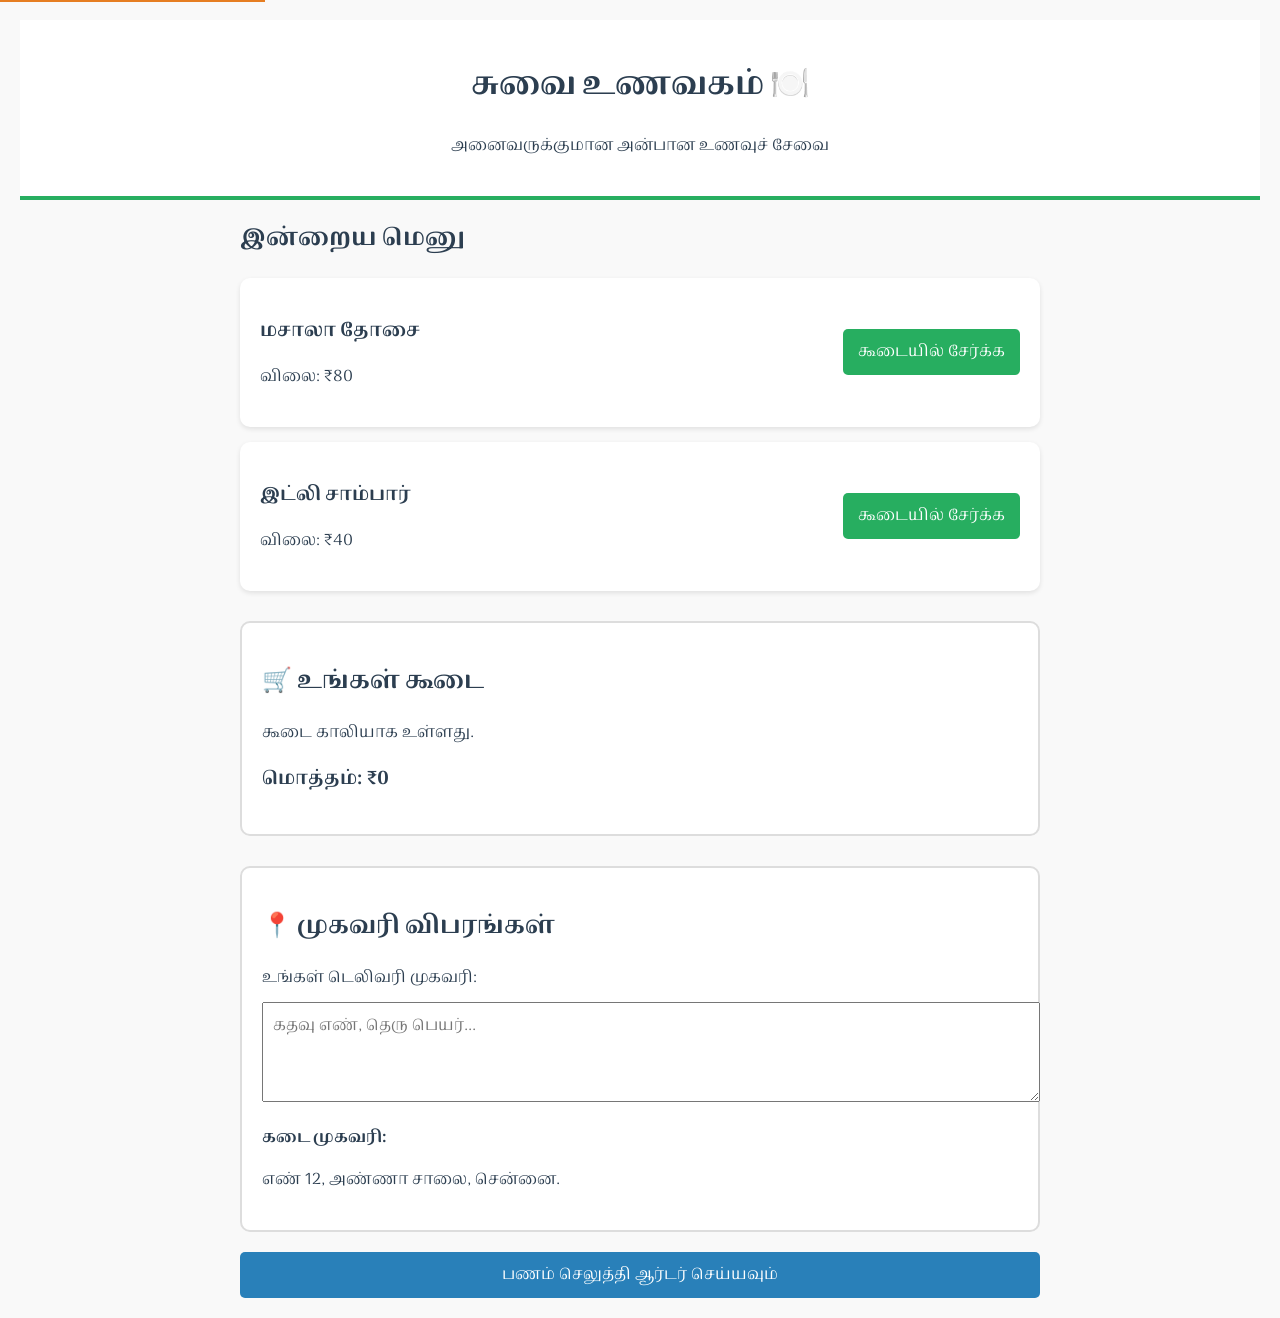
<file: TA_AccessibleFoodDelivery/index.html>
<!DOCTYPE html>
<html lang="ta">
<head>
    <meta charset="UTF-8">
    <meta name="viewport" content="width=device-width, initial-scale=1.0">
    <title>அணுகல் உணவு விநியோகம் - முழு தளம்</title>
    
    <link href="https://fonts.googleapis.com/css2?family=Arima:wght@400;700&display=swap" rel="stylesheet">
    
    <style>
        :root {
            --primary-color: #27ae60;
            --accent-color: #e67e22;
            --bg-color: #f9f9f9;
            --text-color: #2c3e50;
        }

        body {
            font-family: 'Arima', sans-serif;
            background-color: var(--bg-color);
            color: var(--text-color);
            margin: 0;
            padding: 20px;
            line-height: 1.6;
        }

        header {
            background: #fff;
            padding: 20px;
            border-bottom: 4px solid var(--primary-color);
            text-align: center;
        }

        /* கீபோர்டு போக்கஸ் - மிக முக்கியம் */
        :focus {
            outline: 4px solid var(--accent-color);
            outline-offset: 4px;
        }

        .container {
            max-width: 800px;
            margin: auto;
        }

        .food-card {
            background: white;
            padding: 20px;
            margin: 15px 0;
            border-radius: 10px;
            box-shadow: 0 2px 5px rgba(0,0,0,0.1);
            display: flex;
            justify-content: space-between;
            align-items: center;
        }

        .cart-section, .address-section, .delivery-tracking {
            background: #fff;
            padding: 20px;
            margin-top: 30px;
            border-radius: 10px;
            border: 2px solid #ddd;
        }

        .btn {
            background: var(--primary-color);
            color: white;
            border: none;
            padding: 10px 15px;
            border-radius: 5px;
            cursor: pointer;
            font-size: 1rem;
            font-family: 'Arima';
        }

        .btn-qty {
            background: var(--accent-color);
            margin: 0 5px;
        }

        input, textarea {
            width: 100%;
            padding: 10px;
            margin-top: 10px;
            font-family: 'Arima';
            font-size: 1rem;
        }

        .status-badge {
            display: inline-block;
            padding: 5px 10px;
            background: #eee;
            border-radius: 5px;
            font-weight: bold;
            color: var(--accent-color);
        }

        .skip-link {
            position: absolute;
            top: -40px;
            left: 0;
            background: var(--accent-color);
            color: white;
            padding: 8px;
            z-index: 100;
        }
        .skip-link:focus { top: 0; }
    </style>
</head>
<body>

    <a href="#main-content" class="skip-link">உள்ளடக்கத்திற்குச் செல்லவும்</a>

    <header role="banner">
        <h1>சுவை உணவகம் 🍽️</h1>
        <p>அனைவருக்குமான அன்பான உணவுச் சேவை</p>
    </header>

    <main class="container" id="main-content">
        
        <section aria-label="உணவுப் பட்டியல்">
            <h2>இன்றைய மெனு</h2>
            
            <div class="food-card" tabindex="0" aria-label="மசாலா தோசை விலை 80 ரூபாய்">
                <div>
                    <h3>மசாலா தோசை</h3>
                    <p>விலை: ₹80</p>
                </div>
                <button class="btn" onclick="addToCart('மசாலா தோசை', 80)">கூடையில் சேர்க்க</button>
            </div>

            <div class="food-card" tabindex="0" aria-label="இட்லி சாம்பார் விலை 40 ரூபாய்">
                <div>
                    <h3>இட்லி சாம்பார்</h3>
                    <p>விலை: ₹40</p>
                </div>
                <button class="btn" onclick="addToCart('இட்லி சாம்பார்', 40)">கூடையில் சேர்க்க</button>
            </div>
        </section>

        <section class="cart-section" id="cart" aria-live="polite">
            <h2>🛒 உங்கள் கூடை</h2>
            <div id="cart-items">கூடை காலியாக உள்ளது.</div>
            <h3 id="total-price">மொத்தம்: ₹0</h3>
        </section>

        <section class="address-section">
            <h2>📍 முகவரி விபரங்கள்</h2>
            <label for="user-address">உங்கள் டெலிவரி முகவரி:</label>
            <textarea id="user-address" rows="3" onblur="announceAddress()" placeholder="கதவு எண், தெரு பெயர்..."></textarea>
            
            <div style="margin-top:15px;">
                <strong>கடை முகவரி:</strong> 
                <p>எண் 12, அண்ணா சாலை, சென்னை.</p>
            </div>
        </section>

        <section class="delivery-tracking" id="tracking-area" style="display:none;">
            <h2>🚚 டெலிவரி கண்காணிப்பு</h2>
            <p id="distance-info">தற்போது: கணக்கிடப்படுகிறது...</p>
            <div class="status-badge" id="live-status">தயார் நிலையில் உள்ளது</div>
        </section>

        <button class="btn" style="width:100%; margin-top:20px; background:#2980b9;" onclick="startPayment()">பணம் செலுத்தி ஆர்டர் செய்யவும்</button>

    </main>

    <script>
        let cart = {};
        let total = 0;

        // 1. AI பேச்சுப்பொறி (Tamil Speech)
        function speak(text) {
            window.speechSynthesis.cancel(); // பழைய பேச்சை நிறுத்து
            const msg = new SpeechSynthesisUtterance();
            msg.text = text;
            msg.lang = 'ta-IN';
            window.speechSynthesis.speak(msg);
        }

        // 2. கூடையில் சேர்த்தல்
        function addToCart(name, price) {
            if (cart[name]) {
                cart[name].qty += 1;
            } else {
                cart[name] = { price: price, qty: 1 };
            }
            updateUI();
            speak(`${name} கூடையில் சேர்க்கப்பட்டது.`);
        }

        // 3. எண்ணிக்கையை மாற்றுதல்
        function changeQty(name, delta) {
            cart[name].qty += delta;
            if (cart[name].qty <= 0) {
                delete cart[name];
                speak(`${name} நீக்கப்பட்டது.`);
            } else {
                speak(`${name} எண்ணிக்கை ${cart[name].qty} என மாற்றப்பட்டது.`);
            }
            updateUI();
        }

        // 4. திரையை புதுப்பித்தல்
        function updateUI() {
            const container = document.getElementById('cart-items');
            const totalDisplay = document.getElementById('total-price');
            container.innerHTML = '';
            total = 0;

            Object.keys(cart).forEach(name => {
                const item = cart[name];
                total += item.price * item.qty;
                container.innerHTML += `
                    <div class="food-card">
                        <span>${name} (x${item.qty})</span>
                        <div>
                            <button class="btn btn-qty" onclick="changeQty('${name}', 1)" aria-label="அதிகரி">+ </button>
                            <button class="btn btn-qty" onclick="changeQty('${name}', -1)" aria-label="குறை">- </button>
                        </div>
                    </div>
                `;
            });

            if (Object.keys(cart).length === 0) container.innerHTML = 'கூடை காலியாக உள்ளது.';
            totalDisplay.innerText = `மொத்தம்: ₹${total}`;
        }

        // 5. முகவரி அறிவிப்பு
        function announceAddress() {
            const addr = document.getElementById('user-address').value;
            if(addr) speak("டெலிவரி முகவரி உறுதி செய்யப்பட்டது: " + addr);
        }

        // 6. பணம் செலுத்துதல் மற்றும் டிராக்கிங் தொடக்கம்
        function startPayment() {
            if (total === 0) {
                speak("தயவுசெய்து உணவைத் தேர்ந்தெடுக்கவும்.");
                return;
            }
            speak("பணம் செலுத்தப்பட்டது. உங்கள் உணவு இன்னும் சில நிமிடங்களில் வந்து சேரும்.");
            document.getElementById('tracking-area').style.display = 'block';
            simulateTracking();
        }

        // 7. நேரலை தொலைவு கண்காணிப்பு (Simulation)
        function simulateTracking() {
            let km = 5;
            const statusLabel = document.getElementById('live-status');
            const distLabel = document.getElementById('distance-info');

            const timer = setInterval(() => {
                km -= 1;
                if (km > 0) {
                    const txt = `உணவு கொண்டு வருபவர் ${km} கிலோமீட்டர் தொலைவில் உள்ளார்.`;
                    distLabel.innerText = txt;
                    statusLabel.innerText = "பயணத்தில் உள்ளது...";
                    speak(txt);
                } else {
                    const finalTxt = "உணவு உங்கள் வாசலுக்கு வந்துவிட்டது!";
                    distLabel.innerText = finalTxt;
                    statusLabel.innerText = "வந்துவிட்டது!";
                    speak(finalTxt);
                    clearInterval(timer);
                }
            }, 8000); // ஒவ்வொரு 8 வினாடிக்கும் அறிவிப்பு வரும்
        }

        // கீபோர்டு மூலம் கார்டுகளுக்கு வரும்போது வாசிக்க
        document.querySelectorAll('.food-card').forEach(card => {
            card.addEventListener('focus', () => {
                speak(card.getAttribute('aria-label'));
            });
        });
    </script>
</body>
</html>
</file>
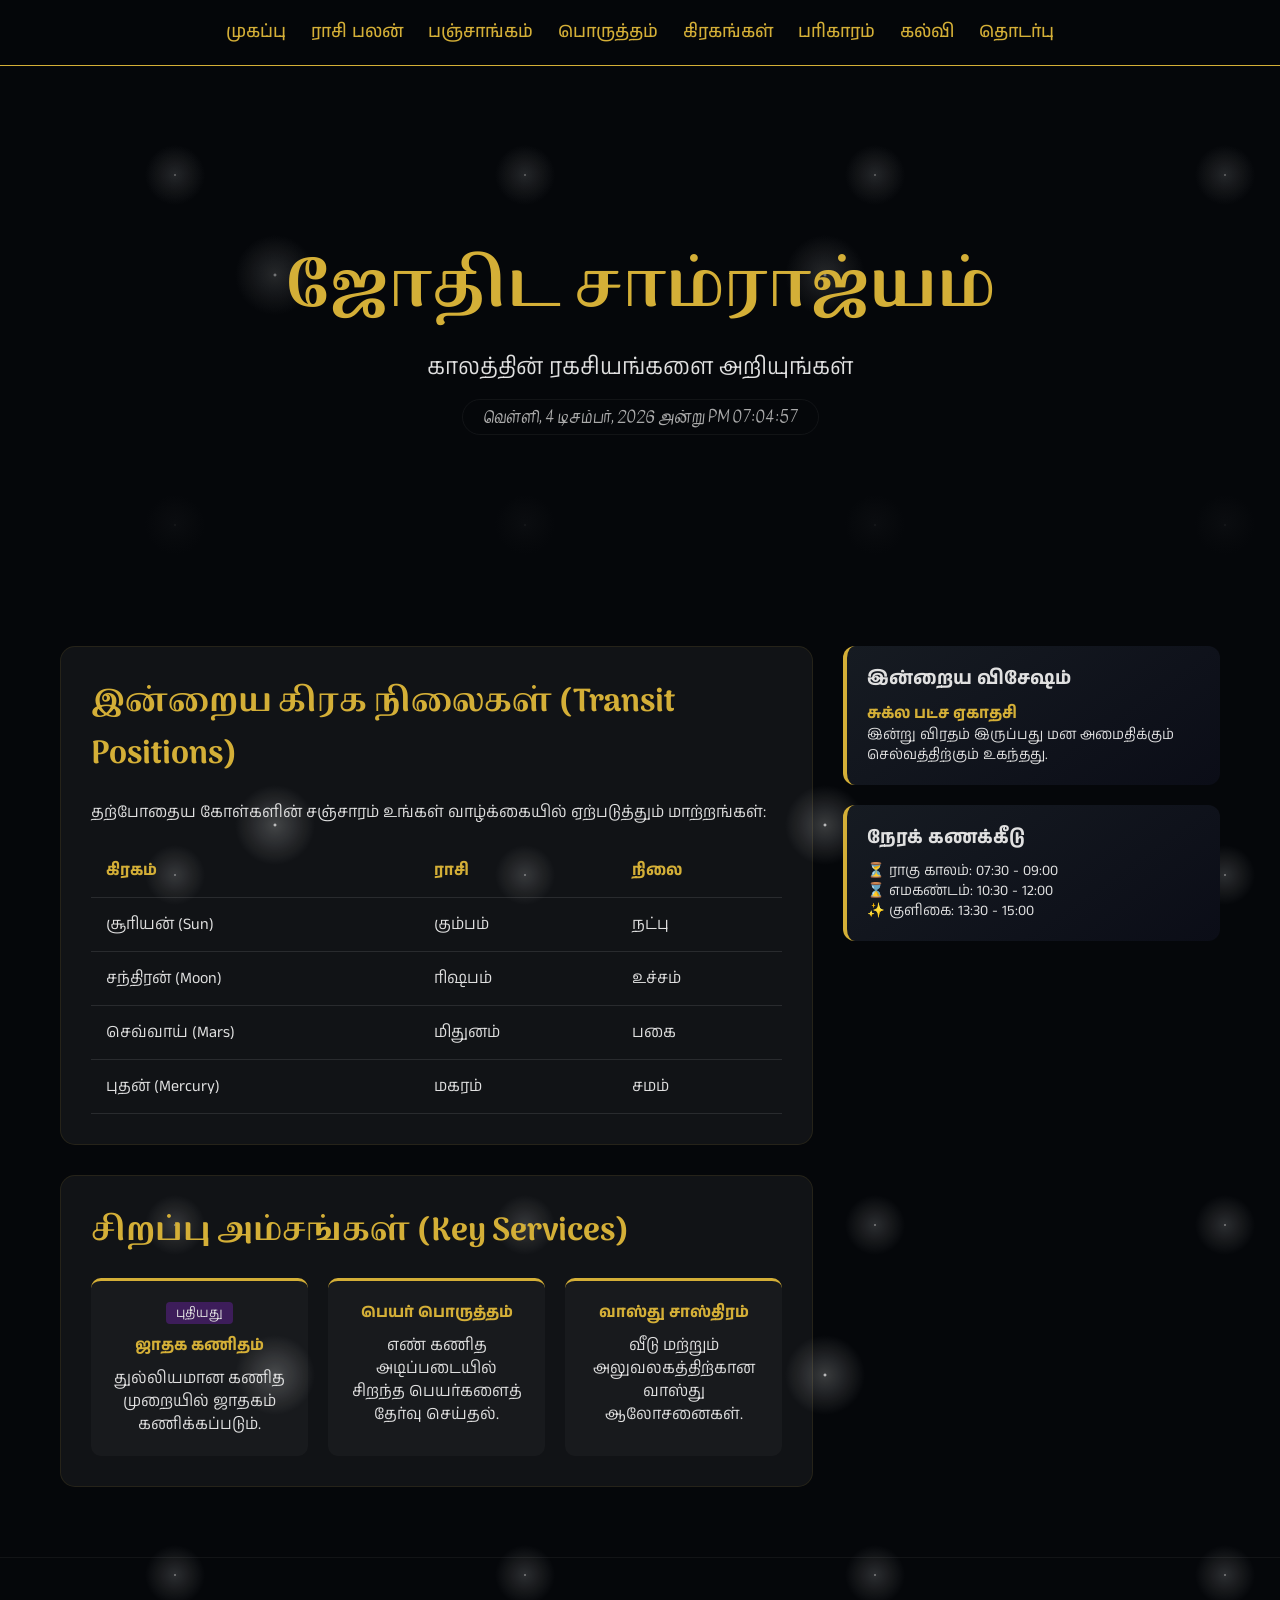
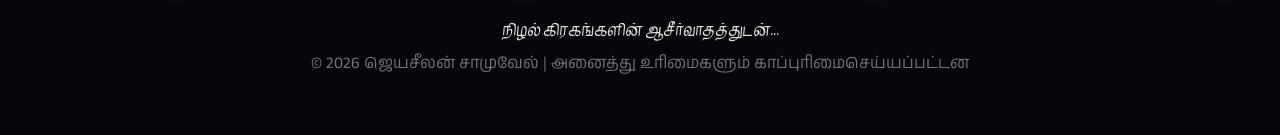
<file: TA_astrologywebsite/index.html>
<!DOCTYPE html>
<html lang="ta">
<head>
    <meta charset="UTF-8">
    <meta name="viewport" content="width=device-width, initial-scale=1.0">
    <title>ஜோதிட சாம்ராஜ்யம் </title>
    
    <link href="https://fonts.googleapis.com/css2?family=Arima:wght@700&family=Anek+Tamil:wght@300;500;800&family=Kavivanar&display=swap" rel="stylesheet">

    <style>
        :root {
            --gold: #d4af37;
            --deep-navy: #05070a;
            --accent-purple: #3d1d5a;
            --glass: rgba(255, 255, 255, 0.05);
            --heading-font: 'Arima', cursive;
            --body-font: 'Anek Tamil', sans-serif;
        }

        * { margin: 0; padding: 0; box-sizing: border-box; }

        body {
            background-color: var(--deep-navy);
            background-image: 
                radial-gradient(white, rgba(255,255,255,.2) 2px, transparent 40px),
                radial-gradient(white, rgba(255,255,255,.15) 1px, transparent 30px);
            background-size: 550px 550px, 350px 350px;
            color: #e0e0e0;
            font-family: var(--body-font);
        }

        /* --- Navigation --- */
        nav {
            background: rgba(5, 7, 10, 0.95);
            padding: 20px;
            display: flex;
            justify-content: center;
            gap: 25px;
            position: sticky;
            top: 0;
            z-index: 100;
            border-bottom: 1px solid var(--gold);
        }

        nav a {
            color: var(--gold);
            text-decoration: none;
            font-size: 1.1rem;
            font-weight: 500;
            transition: 0.3s;
        }

        nav a:hover { text-shadow: 0 0 10px var(--gold); }

        /* --- Hero Section --- */
        .hero {
            height: 60vh;
            display: flex;
            flex-direction: column;
            align-items: center;
            justify-content: center;
            text-align: center;
            background: linear-gradient(to bottom, transparent, var(--deep-navy));
        }

        .hero h1 {
            font-family: var(--heading-font);
            font-size: 4rem;
            color: var(--gold);
            margin-bottom: 10px;
        }

        .live-timer {
            font-family: 'Kavivanar';
            color: #aaa;
            margin-top: 15px;
            border: 1px solid var(--glass);
            padding: 5px 20px;
            border-radius: 50px;
        }

        /* --- Main Content Grid --- */
        .container {
            max-width: 1200px;
            margin: 0 auto;
            padding: 40px 20px;
            display: grid;
            grid-template-columns: 2fr 1fr;
            gap: 30px;
        }

        .content-card {
            background: var(--glass);
            border: 1px solid rgba(212, 175, 55, 0.1);
            padding: 30px;
            border-radius: 15px;
            margin-bottom: 30px;
        }

        h2 { font-family: var(--heading-font); color: var(--gold); margin-bottom: 20px; font-size: 2rem; }

        /* --- Interactive Zodiac Table --- */
        .astro-table {
            width: 100%;
            border-collapse: collapse;
            margin-top: 20px;
        }

        .astro-table th, .astro-table td {
            padding: 15px;
            text-align: left;
            border-bottom: 1px solid rgba(255,255,255,0.1);
        }

        .astro-table th { color: var(--gold); }

        /* --- Featured Elements --- */
        .grid-3 { display: grid; grid-template-columns: repeat(3, 1fr); gap: 20px; }

        .feature-box {
            background: rgba(255,255,255,0.03);
            padding: 20px;
            border-radius: 10px;
            text-align: center;
            border-top: 3px solid var(--gold);
        }

        .feature-box h4 { color: var(--gold); margin-bottom: 10px; }

        .badge {
            display: inline-block;
            background: var(--accent-purple);
            padding: 2px 10px;
            border-radius: 4px;
            font-size: 0.8rem;
            margin-bottom: 10px;
        }

        /* --- Sidebar Features --- */
        .sidebar-item {
            background: linear-gradient(145deg, #161b22, #0b0d17);
            padding: 20px;
            border-radius: 12px;
            margin-bottom: 20px;
            border-left: 4px solid var(--gold);
        }

        @media (max-width: 900px) {
            .container { grid-template-columns: 1fr; }
            .hero h1 { font-size: 2.5rem; }
        }
    </style>
</head>
<body>

    <nav>
        <a href="#home">முகப்பு</a>
        <a href="#horoscope">ராசி பலன்</a>
        <a href="#panchangam">பஞ்சாங்கம்</a>
        <a href="#matching">பொருத்தம்</a>
        <a href="#planets">கிரகங்கள்</a>
        <a href="#remedies">பரிகாரம்</a>
        <a href="#learn">கல்வி</a>
        <a href="#contact">தொடர்பு</a>
    </nav>

    <section class="hero">
        <h1>ஜோதிட சாம்ராஜ்யம்</h1>
        <p class="tagline" style="font-size: 1.4rem;">காலத்தின் ரகசியங்களை அறியுங்கள்</p>
        <div class="live-timer" id="clock">Loading Time...</div>
    </section>

    <div class="container">
        
        <main>
            <div class="content-card">
                <h2>இன்றைய கிரக நிலைகள் (Transit Positions)</h2>
                <p>தற்போதைய கோள்களின் சஞ்சாரம் உங்கள் வாழ்க்கையில் ஏற்படுத்தும் மாற்றங்கள்:</p>
                <table class="astro-table">
                    <thead>
                        <tr>
                            <th>கிரகம்</th>
                            <th>ராசி</th>
                            <th>நிலை</th>
                        </tr>
                    </thead>
                    <tbody>
                        <tr><td>சூரியன் (Sun)</td><td>கும்பம்</td><td>நட்பு</td></tr>
                        <tr><td>சந்திரன் (Moon)</td><td>ரிஷபம்</td><td>உச்சம்</td></tr>
                        <tr><td>செவ்வாய் (Mars)</td><td>மிதுனம்</td><td>பகை</td></tr>
                        <tr><td>புதன் (Mercury)</td><td>மகரம்</td><td>சமம்</td></tr>
                    </tbody>
                </table>
            </div>

            <div class="content-card">
                <h2>சிறப்பு அம்சங்கள் (Key Services)</h2>
                <div class="grid-3">
                    <div class="feature-box">
                        <span class="badge">புதியது</span>
                        <h4>ஜாதக கணிதம்</h4>
                        <p>துல்லியமான கணித முறையில் ஜாதகம் கணிக்கப்படும்.</p>
                    </div>
                    <div class="feature-box">
                        <h4>பெயர் பொருத்தம்</h4>
                        <p>எண் கணித அடிப்படையில் சிறந்த பெயர்களைத் தேர்வு செய்தல்.</p>
                    </div>
                    <div class="feature-box">
                        <h4>வாஸ்து சாஸ்திரம்</h4>
                        <p>வீடு மற்றும் அலுவலகத்திற்கான வாஸ்து ஆலோசனைகள்.</p>
                    </div>
                </div>
            </div>
        </main>

        <aside>
            <div class="sidebar-item">
                <h3>இன்றைய விசேஷம்</h3>
                <p style="color: var(--gold); font-weight: bold; margin-top: 10px;">சுக்ல பட்ச ஏகாதசி</p>
                <p style="font-size: 0.9rem;">இன்று விரதம் இருப்பது மன அமைதிக்கும் செல்வத்திற்கும் உகந்தது.</p>
            </div>

            <div class="sidebar-item">
                <h3>நேரக் கணக்கீடு</h3>
                <ul style="list-style: none; font-size: 0.9rem; margin-top: 10px;">
                    <li>⏳ ராகு காலம்: 07:30 - 09:00</li>
                    <li>⌛ எமகண்டம்: 10:30 - 12:00</li>
                    <li>✨ குளிகை: 13:30 - 15:00</li>
                </ul>
            </div>
        </aside>

    </div>

    <footer style="text-align: center; padding: 60px; border-top: 1px solid var(--glass);">
        <p style="font-family: 'Kavivanar';">நிழல் கிரகங்களின் ஆசீர்வாதத்துடன்...</p>
        <p style="margin-top: 10px; opacity: 0.5;">© 2026 ஜெயசீலன் சாமுவேல் | அனைத்து உரிமைகளும் காப்புரிமைசெய்யப்பட்டன</p>
    </footer>

    <script>
        function updateClock() {
            const now = new Date();
            const options = { weekday: 'long', year: 'numeric', month: 'long', day: 'numeric', hour: '2-digit', minute: '2-digit', second: '2-digit' };
            document.getElementById('clock').innerText = now.toLocaleDateString('ta-IN', options);
        }
        setInterval(updateClock, 1000);
        updateClock();
    </script>
</body>
</html>
</file>
